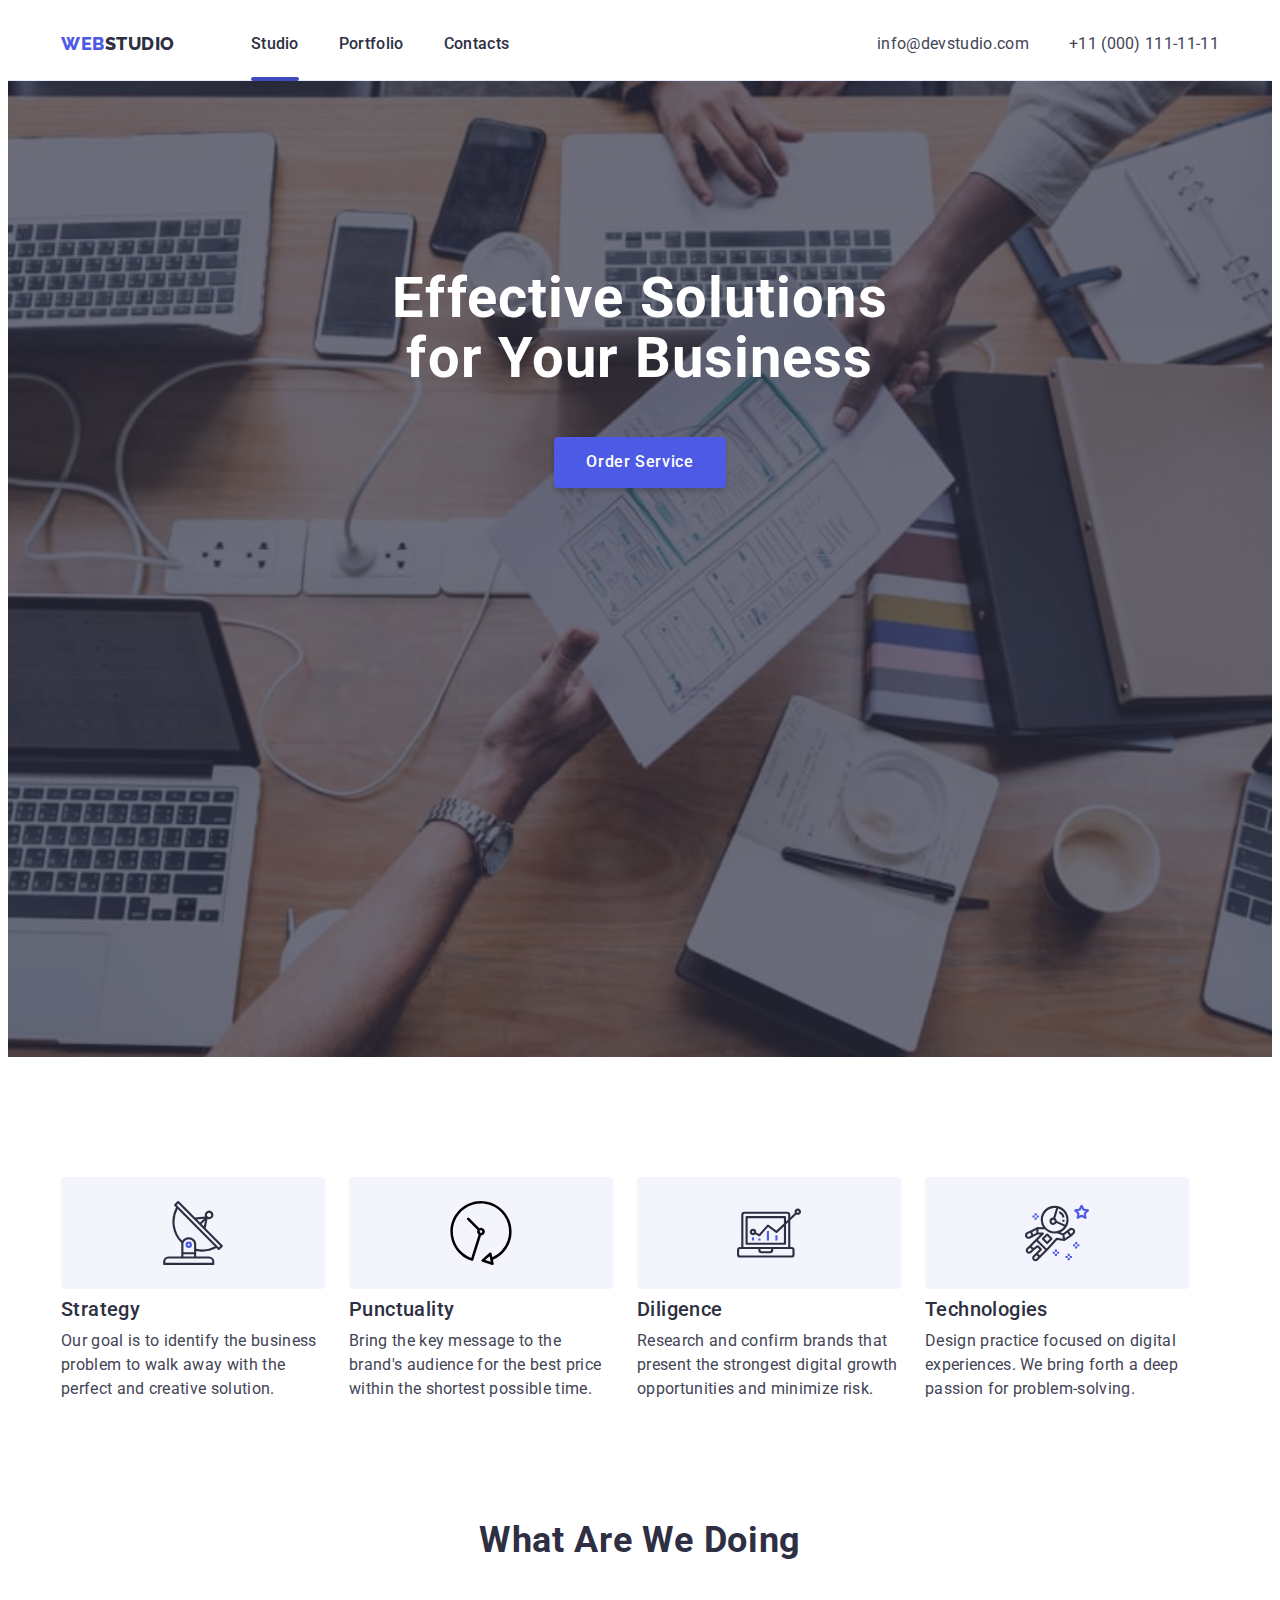
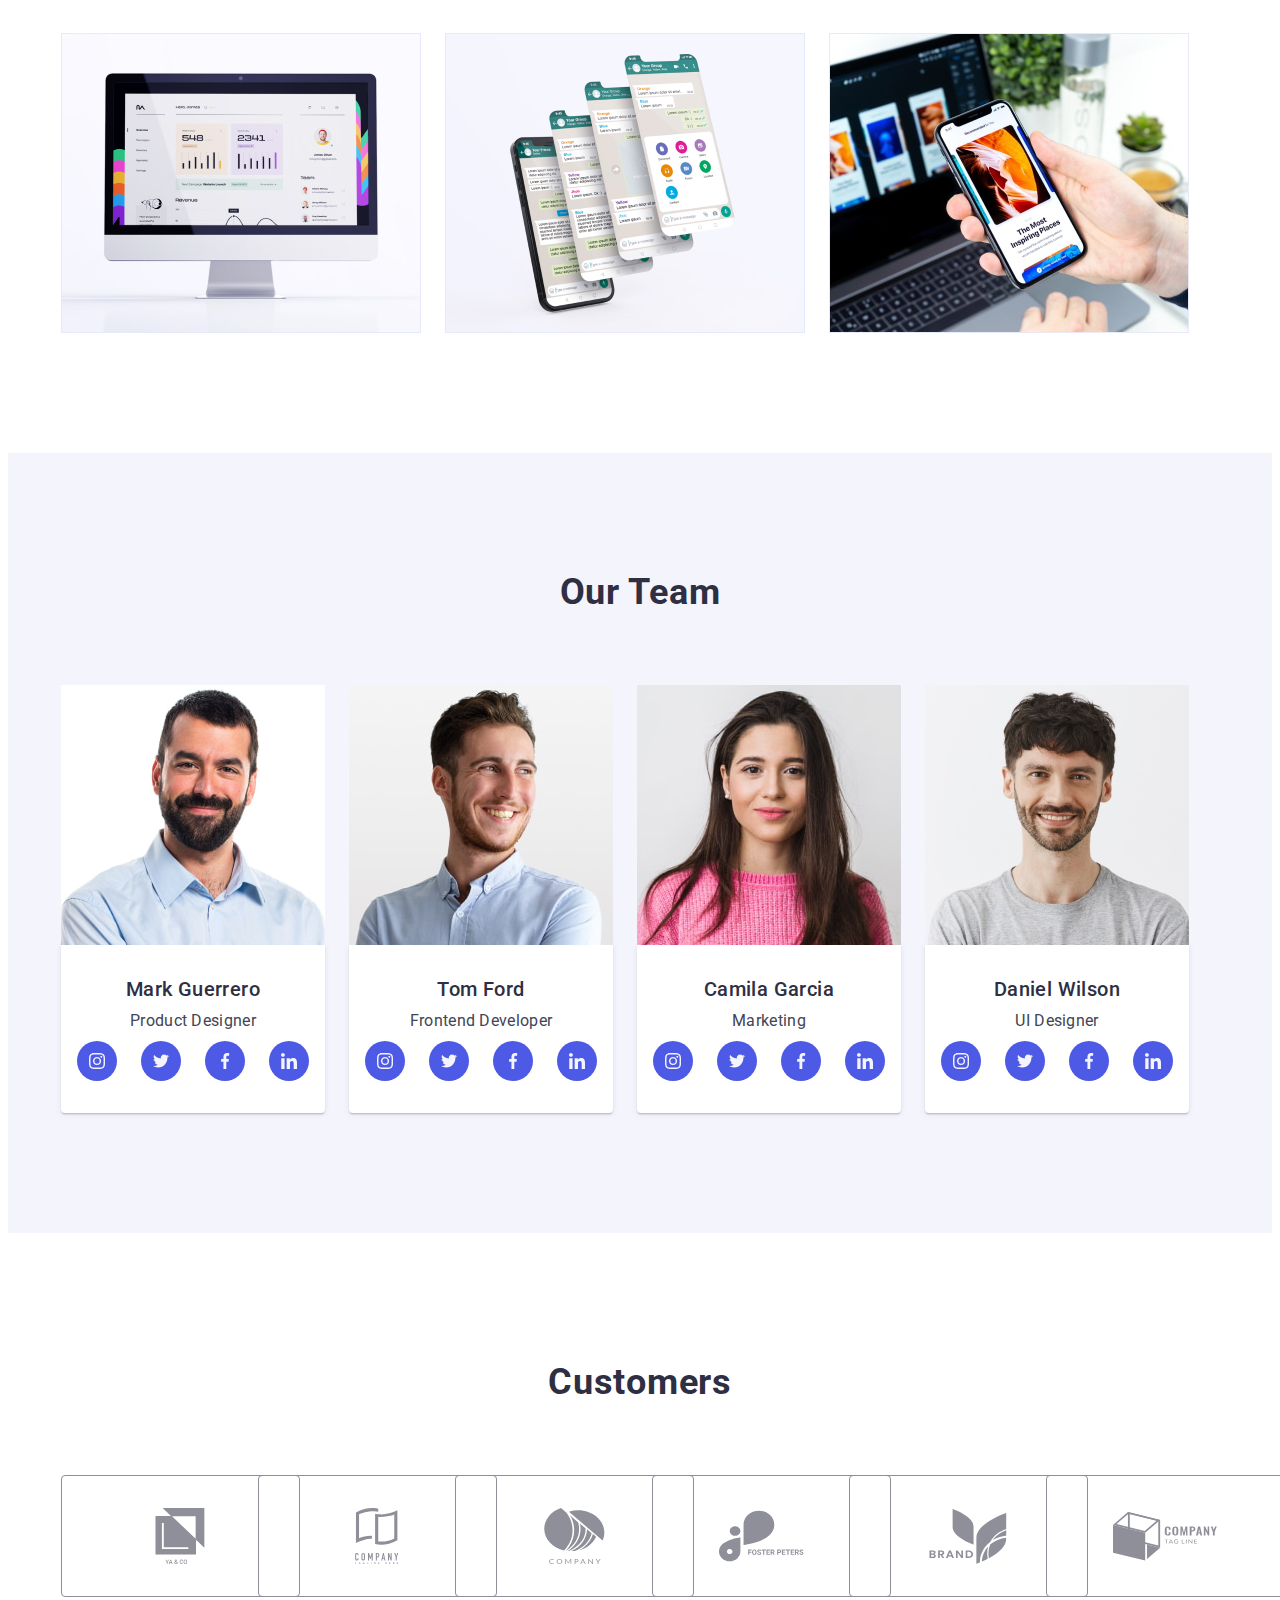
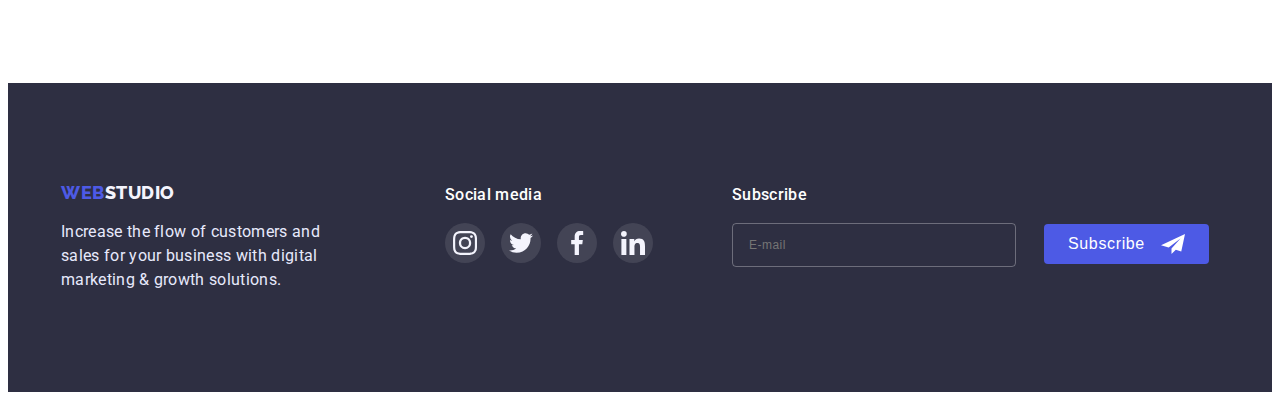
<file: index.html>
<!DOCTYPE html>
<html lang="en">
  <head>
    <meta charset="UTF-8" />
    <meta http-equiv="X-UA-Compatible" content="IE=edge" />
    <meta name="viewport" content="width=device-width, initial-scale=1.0" />
    <title>Document</title>
    <link rel="preconnect" href="https://fonts.googleapis.com" />
    <link rel="preconnect" href="https://fonts.gstatic.com" crossorigin />
    <link
      href="https://fonts.googleapis.com/css2?family=Raleway:wght@800&family=Roboto:wght@400;500;700&display=swap"
      rel="stylesheet"
    />
    <link
      rel="stylesheet"
      href="https://cdnjs.cloudflare.com/ajax/libs/modern-normalize/1.1.0/modern-normalize.min.css"
      integrity="sha512-wpPYUAdjBVSE4KJnH1VR1HeZfpl1ub8YT/NKx4PuQ5NmX2tKuGu6U/JRp5y+Y8XG2tV+wKQpNHVUX03MfMFn9Q=="
      crossorigin="anonymous"
      referrerpolicy="no-referrer"
    />
    <link rel="stylesheet" href="./css/styles.css" />
  </head>
  <body class="site-body">
    <!-- Шапка сайту -->
    <header class="header">
      <div class="container">
        <nav class="header-navigation">
          <a href="./index.html" class="logo link">WEB<span class="logo-studio">STUDIO</span> </a>
          <ul class="header-list list">
            <li class="header-item">
              <a class="header-link link current" href="./index.html">Studio</a>
            </li>
            <li class="header-item">
              <a class="header-link link" href="./portfolio.html">Portfolio</a>
            </li>
            <li class="header-item">
              <a class="header-link link" href="">Contacts</a>
            </li>
          </ul>
        </nav>
        <ul class="contacts-list list">
          <li class="contacts-item">
            <a class="contacts-link link" href="mailto:info@devstudio.com">info@devstudio.com</a>
          </li>
          <li class="contacts-item">
            <a class="contacts-link link" href="tel:+110001111111">+11 (000) 111-11-11</a>
          </li>
        </ul>
      </div>
    </header>

    <main>
      <!-- Hero -->
      <section class="hero">
        <div class="container">
          <h1 class="hero-title">Effective Solutions for Your Business</h1>
          <button type="button" class="hero-btn" data-modal-open>Order Service</button>
        </div>
      </section>
      <!-- Цінності компанії -->
      <section class="values">
        <div class="container">
          <h2 class="visually-hidden">Company values</h2>
          <ul class="values-list list">
            <li class="values-item">
              <div class="values-icon-box">
                <svg class="values-icon" width="64" height="64">
                  <use href="./images/icons.svg#icon-antenna"></use>
                </svg>
              </div>
              <h3 class="values-title">Strategy</h3>
              <p class="values-item-text">
                Our goal is to identify the business problem to walk away with the perfect and
                creative solution.
              </p>
            </li>
            <li class="values-item">
              <div class="values-icon-box">
                <svg class="values-icon" width="64" height="64">
                  <use href="./images/icons.svg#icon-vector"></use>
                </svg>
              </div>
              <h3 class="values-title">Punctuality</h3>
              <p class="values-item-text">
                Bring the key message to the brand's audience for the best price within the shortest
                possible time.
              </p>
            </li>
            <li class="values-item">
              <div class="values-icon-box">
                <svg class="values-icon" width="64" height="64">
                  <use href="./images/icons.svg#icon-diagram"></use>
                </svg>
              </div>
              <h3 class="values-title">Diligence</h3>
              <p class="values-item-text">
                Research and confirm brands that present the strongest digital growth opportunities
                and minimize risk.
              </p>
            </li>
            <li class="values-item">
              <div class="values-icon-box">
                <svg class="values-icon" width="64" height="64">
                  <use href="./images/icons.svg#icon-astronaut"></use>
                </svg>
              </div>
              <h3 class="values-title">Technologies</h3>
              <p class="values-item-text">
                Design practice focused on digital experiences. We bring forth a deep passion for
                problem-solving.
              </p>
            </li>
          </ul>
        </div>
      </section>
      <!-- Що ми робимо -->
      <section class="actions">
        <div class="container">
          <h2 class="actions-title">What Are We Doing</h2>
          <ul class="actions-list list">
            <li class="actions-item">
              <img src="./images/computer.jpg" alt="computer" width="360" />
            </li>
            <li class="actions-item">
              <img src="./images/screenshots.jpg" alt="screenshots" width="360" />
            </li>
            <li class="actions-item">
              <img src="./images/smartphone.jpg" alt="smartphone" width="360" />
            </li>
          </ul>
        </div>
      </section>
      <!-- Команда -->
      <section class="team">
        <div class="container">
          <h2 class="team-title">Our Team</h2>
          <ul class="team-list list">
            <li class="team-item">
              <img src="./images/mark.jpg" alt="Photo Mark" width="264" />
              <div class="team-item-box">
                <h3 class="team-item-title">Mark Guerrero</h3>
                <p class="team-item-text">Product Designer</p>
                <ul class="icon-list list">
                  <li class="icon-item">
                    <a href="" class="icon-link link">
                      <svg class="icon-team" width="16" height="16">
                        <use href="./images/icons.svg#icon-instagram"></use>
                      </svg>
                    </a>
                  </li>
                  <li class="icon-item">
                    <a href="" class="icon-link link">
                      <svg class="icon-team" width="16" height="16">
                        <use href="./images/icons.svg#icon-twitter"></use>
                      </svg>
                    </a>
                  </li>
                  <li class="icon-item">
                    <a href="" class="icon-link link">
                      <svg class="icon-team" width="16" height="16">
                        <use href="./images/icons.svg#icon-facebook"></use>
                      </svg>
                    </a>
                  </li>
                  <li class="icon-item">
                    <a href="" class="icon-link link">
                      <svg class="icon-team" width="16" height="16">
                        <use href="./images/icons.svg#icon-linkedin"></use>
                      </svg>
                    </a>
                  </li>
                </ul>
              </div>
            </li>
            <li class="team-item">
              <img src="./images/tom.jpg" alt="Photo Tom" width="264" />
              <div class="team-item-box">
                <h3 class="team-item-title">Tom Ford</h3>
                <p class="team-item-text">Frontend Developer</p>
                <ul class="icon-list list">
                  <li class="icon-item">
                    <a href="" class="icon-link link">
                      <svg class="icon-team" width="16" height="16">
                        <use href="./images/icons.svg#icon-instagram"></use>
                      </svg>
                    </a>
                  </li>
                  <li class="icon-item">
                    <a href="" class="icon-link link">
                      <svg class="icon-team" width="16" height="16">
                        <use href="./images/icons.svg#icon-twitter"></use>
                      </svg>
                    </a>
                  </li>
                  <li class="icon-item">
                    <a href="" class="icon-link link">
                      <svg class="icon-team" width="16" height="16">
                        <use href="./images/icons.svg#icon-facebook"></use>
                      </svg>
                    </a>
                  </li>
                  <li class="icon-item">
                    <a href="" class="icon-link link">
                      <svg class="icon-team" width="16" height="16">
                        <use href="./images/icons.svg#icon-linkedin"></use>
                      </svg>
                    </a>
                  </li>
                </ul>
              </div>
            </li>
            <li class="team-item">
              <img src="./images/camila.jpg" alt="Photo Camila" width="264" />
              <div class="team-item-box">
                <h3 class="team-item-title">Camila Garcia</h3>
                <p class="team-item-text">Marketing</p>
                <ul class="icon-list list">
                  <li class="icon-item">
                    <a href="" class="icon-link link">
                      <svg class="icon-team" width="16" height="16">
                        <use href="./images/icons.svg#icon-instagram"></use>
                      </svg>
                    </a>
                  </li>
                  <li class="icon-item">
                    <a href="" class="icon-link link">
                      <svg class="icon-team" width="16" height="16">
                        <use href="./images/icons.svg#icon-twitter"></use>
                      </svg>
                    </a>
                  </li>
                  <li class="icon-item">
                    <a href="" class="icon-link link">
                      <svg class="icon-team" width="16" height="16">
                        <use href="./images/icons.svg#icon-facebook"></use>
                      </svg>
                    </a>
                  </li>
                  <li class="icon-item">
                    <a href="" class="icon-link link">
                      <svg class="icon-team" width="16" height="16">
                        <use href="./images/icons.svg#icon-linkedin"></use>
                      </svg>
                    </a>
                  </li>
                </ul>
              </div>
            </li>
            <li class="team-item">
              <img src="./images/daniel.jpg" alt="Photo Daniel" width="264" />
              <div class="team-item-box">
                <h3 class="team-item-title">Daniel Wilson</h3>
                <p class="team-item-text">UI Designer</p>
                <ul class="icon-list list">
                  <li class="icon-item">
                    <a href="" class="icon-link link">
                      <svg class="icon-team" width="16" height="16">
                        <use href="./images/icons.svg#icon-instagram"></use>
                      </svg>
                    </a>
                  </li>
                  <li class="icon-item">
                    <a href="" class="icon-link link">
                      <svg class="icon-team" width="16" height="16">
                        <use href="./images/icons.svg#icon-twitter"></use>
                      </svg>
                    </a>
                  </li>
                  <li class="icon-item">
                    <a href="" class="icon-link link">
                      <svg class="icon-team" width="16" height="16">
                        <use href="./images/icons.svg#icon-facebook"></use>
                      </svg>
                    </a>
                  </li>
                  <li class="icon-item">
                    <a href="" class="icon-link link">
                      <svg class="icon-team" width="16" height="16">
                        <use href="./images/icons.svg#icon-linkedin"></use>
                      </svg>
                    </a>
                  </li>
                </ul>
              </div>
            </li>
          </ul>
        </div>
      </section>
      <!-- Клієнти -->
      <section class="customers">
        <div class="container">
          <h2 class="customers-title">Customers</h2>
          <ul class="customers-list list">
            <li class="customers-item">
              <a href="" class="customers-link link">
                <svg class="customers-icon" width="104" height="56">
                  <use href="./images/icons.svg#icon-customers1"></use>
                </svg>
              </a>
            </li>
            <li class="customers-item">
              <a href="" class="customers-link link">
                <svg class="customers-icon" width="104" height="56">
                  <use href="./images/icons.svg#icon-customers2"></use>
                </svg>
              </a>
            </li>
            <li class="customers-item">
              <a href="" class="customers-link link">
                <svg class="customers-icon" width="104" height="56">
                  <use href="./images/icons.svg#icon-customers3"></use>
                </svg>
              </a>
            </li>
            <li class="customers-item">
              <a href="" class="customers-link link">
                <svg class="customers-icon" width="104" height="56">
                  <use href="./images/icons.svg#icon-customers4"></use>
                </svg>
              </a>
            </li>
            <li class="customers-item">
              <a href="" class="customers-link link">
                <svg class="customers-icon" width="104" height="56">
                  <use href="./images/icons.svg#icon-customers5"></use>
                </svg>
              </a>
            </li>
            <li class="customers-item">
              <a href="" class="customers-link link">
                <svg class="customers-icon" width="104" height="56">
                  <use href="./images/icons.svg#icon-customers6"></use>
                </svg>
              </a>
            </li>
          </ul>
        </div>
      </section>
    </main>

    <!-- Футер -->
    <footer class="footer">
      <div class="container">
        <div class="logo-box">
          <a href="./index.html" class="logo-footer link"
            >WEB<span class="logo-footer-studio">STUDIO</span>
          </a>
          <p class="footer-text">
            Increase the flow of customers and sales for your business with digital marketing &
            growth solutions.
          </p>
        </div>
        <div class="footer-box">
          <h2 class="footer-title">Social media</h2>
          <ul class="footer-list list">
            <li class="footer-item">
              <a href="" class="footer-link link">
                <svg class="icon-footer" width="24" height="24">
                  <use href="./images/icons.svg#icon-instagram"></use>
                </svg>
              </a>
            </li>
            <li class="footer-item">
              <a href="" class="footer-link link">
                <svg class="icon-footer" width="24" height="24">
                  <use href="./images/icons.svg#icon-twitter"></use>
                </svg>
              </a>
            </li>
            <li class="footer-item">
              <a href="" class="footer-link link">
                <svg class="icon-footer" width="24" height="24">
                  <use href="./images/icons.svg#icon-facebook"></use>
                </svg>
              </a>
            </li>
            <li class="footer-item">
              <a href="" class="footer-link link">
                <svg class="icon-footer" width="24" height="24">
                  <use href="./images/icons.svg#icon-linkedin"></use>
                </svg>
              </a>
            </li>
          </ul>
        </div>

        <div class="footer-modal">
          <h2 class="modal-title">Subscribe</h2>
          <form class="modal-form">
            <div class="input-footer">
              <label for="user-email" class="input-text visually-hidden">Enter email</label>
              <input
                type="email"
                class="input-modal"
                name="user-email"
                placeholder="E-mail"
                id="user-email"
              />
              <button type="submit" class="modal-button">
                Subscribe
                <svg class="icon-submit" width="24" height="24">
                  <use href="./images/icons.svg#icon-submit"></use>
                </svg>
              </button>
            </div>
          </form>
        </div>
      </div>
    </footer>
    <div class="backdrop is-hidden" data-modal>
      <div class="modal">
        <button type="button" class="modal-close" data-modal-close>
          <svg class="icon-close" width="8" height="8">
            <use href="./images/icons.svg#icon-close"></use>
          </svg>
        </button>
        <p class="modal-text">Leave your contacts and we will call you back</p>
        <form class="order-form">
          <div class="modal-field">
            <label for="user-name" class="input-text">Name</label>
            <div class="input-wrap">
              <input type="text" class="order-input" name="user-name" id="user-name" required />
              <svg class="icon-input" width="18" height="18">
                <use href="./images/icons.svg#icon-person"></use>
              </svg>
            </div>
          </div>
          <div class="modal-field">
            <label for="user-tel" class="input-text">Phone</label>
            <div class="input-wrap">
              <input type="tel" class="order-input" name="user-tel" id="user-tel" required />
              <svg class="icon-input" width="18" height="24">
                <use href="./images/icons.svg#icon-phone"></use>
              </svg>
            </div>
          </div>
          <div class="modal-field">
            <label for="user-email" class="input-text">Email</label>
            <div class="input-wrap">
              <input type="email" class="order-input" name="user-email" id="user-email" />
              <svg class="icon-input" width="18" height="24">
                <use href="./images/icons.svg#icon-email"></use>
              </svg>
            </div>
          </div>
          <div class="modal-field">
            <label for="user-coment" class="input-text">Comment</label>
            <textarea
              name="user-coment"
              id="user-coment"
              class="modal-comment"
              placeholder="Text input"
            ></textarea>
          </div>
          <div class="check-field">
            <input
              type="checkbox"
              id="policy"
              name="policy"
              value="true"
              class="input-check visually-hidden"
            />
            <label for="policy" class="text-check">
              I accept the terms and conditions of the&nbsp;
              <a class="text-link" href=""> Privacy Policy</a></label
            >
          </div>
          <button type="submit" class="modal-btn">Send</button>
        </form>
      </div>
    </div>
    <script src="./js/modal.js"></script>
  </body>
</html>
</file>
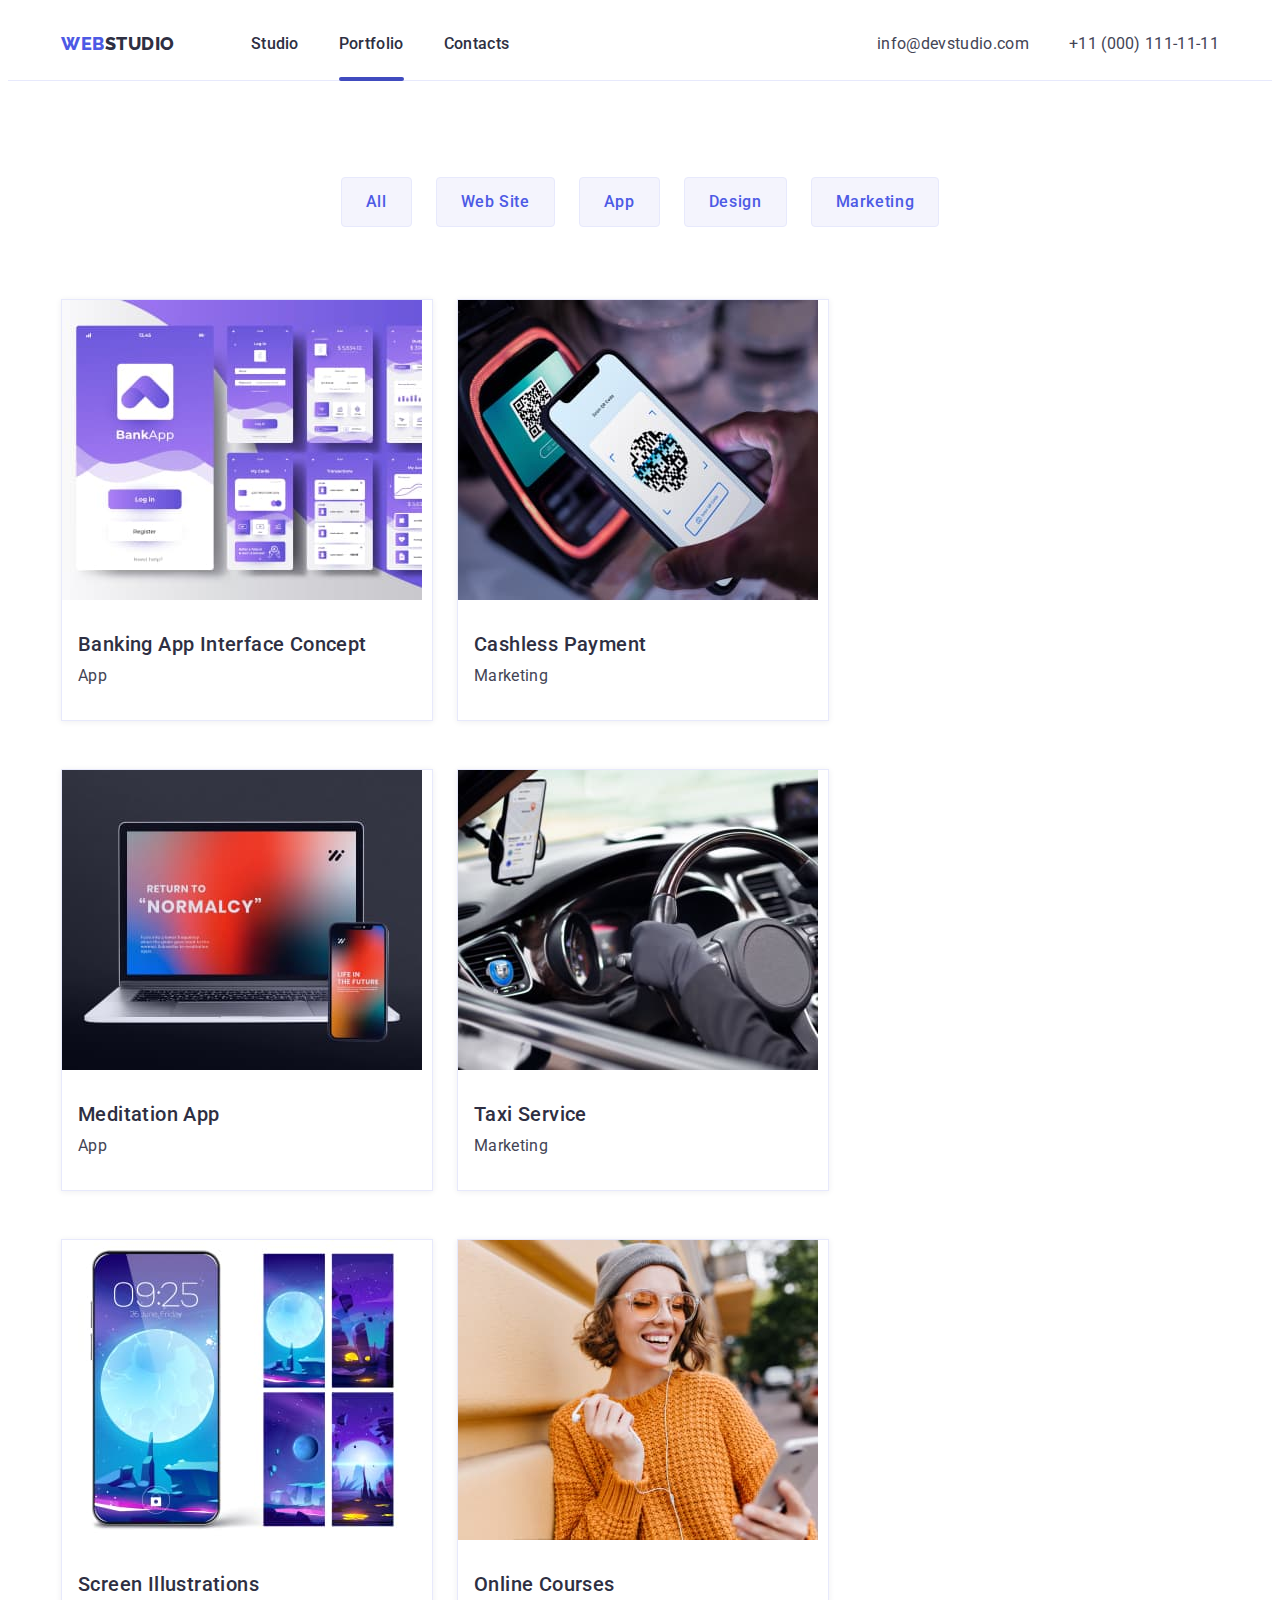
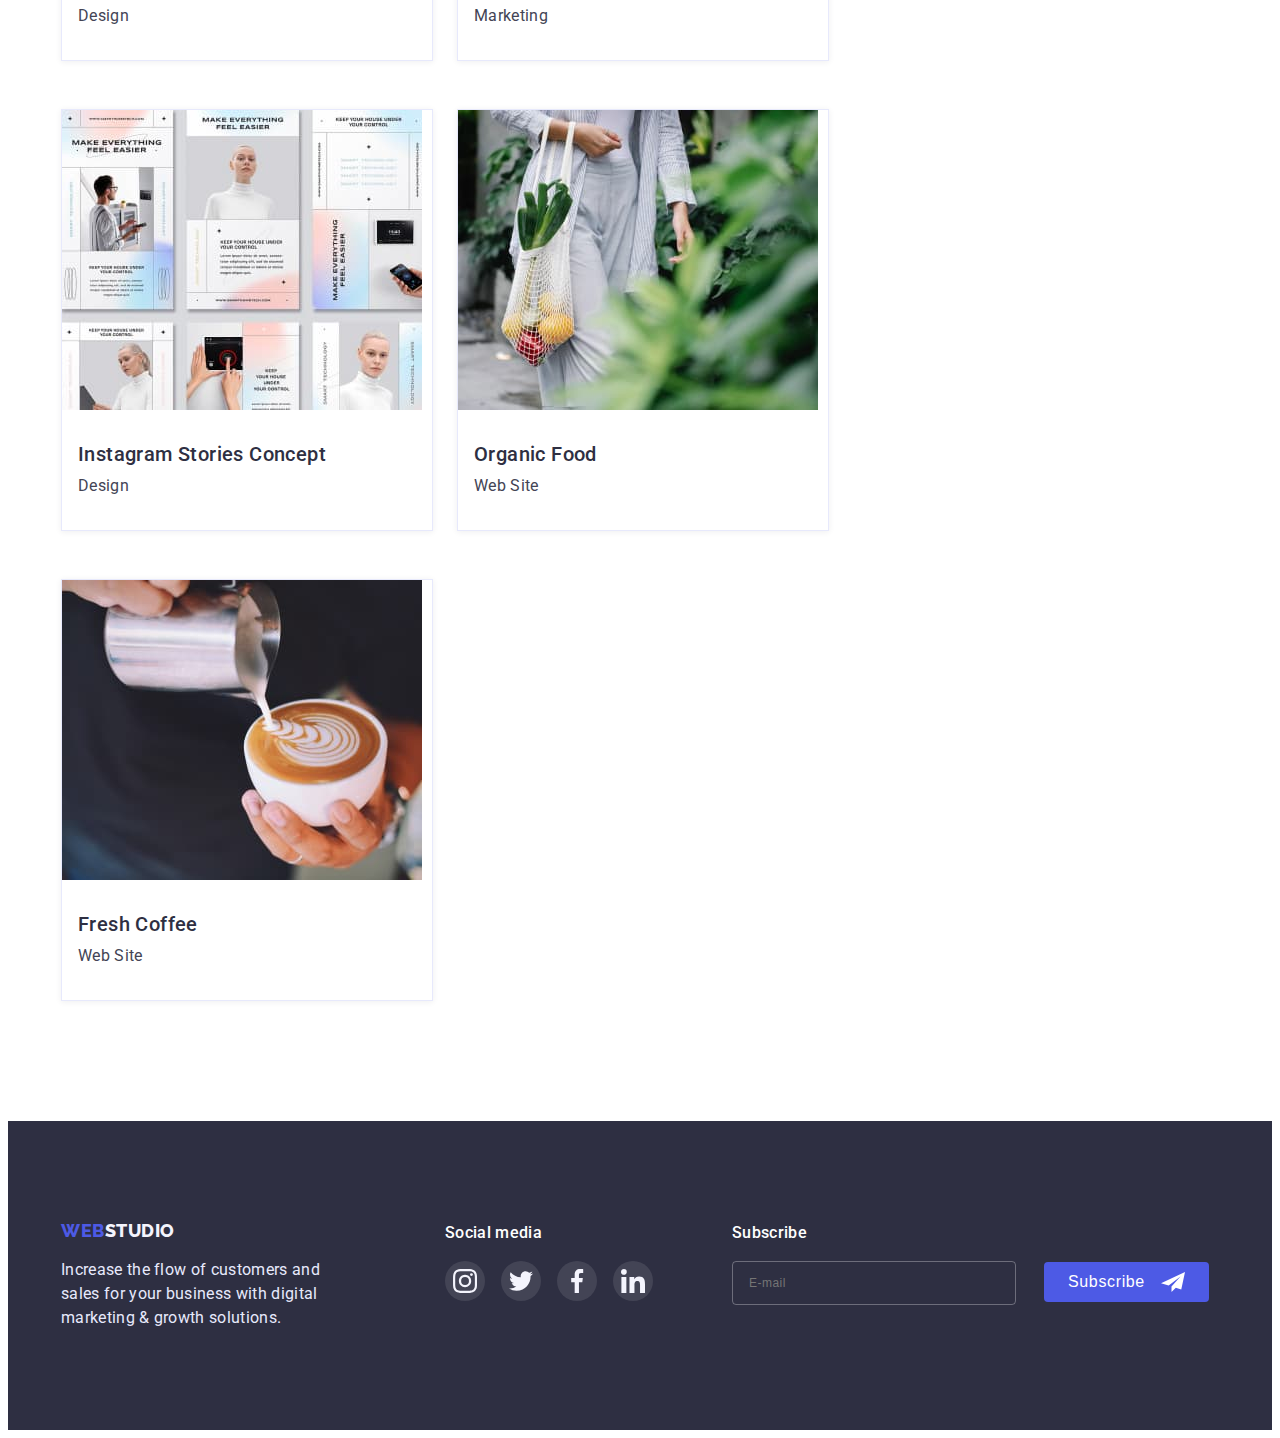
<file: portfolio.html>
<!DOCTYPE html>
<html lang="en">
  <head>
    <meta charset="UTF-8" />
    <meta http-equiv="X-UA-Compatible" content="IE=edge" />
    <meta name="viewport" content="width=device-width, initial-scale=1.0" />
    <title>Document</title>
    <link rel="preconnect" href="https://fonts.googleapis.com" />
    <link rel="preconnect" href="https://fonts.gstatic.com" crossorigin />
    <link
      href="https://fonts.googleapis.com/css2?family=Raleway:wght@800&family=Roboto:wght@400;500;700&display=swap"
      rel="stylesheet"
    />
    <link
      rel="stylesheet"
      href="https://cdnjs.cloudflare.com/ajax/libs/modern-normalize/1.1.0/modern-normalize.min.css"
      integrity="sha512-wpPYUAdjBVSE4KJnH1VR1HeZfpl1ub8YT/NKx4PuQ5NmX2tKuGu6U/JRp5y+Y8XG2tV+wKQpNHVUX03MfMFn9Q=="
      crossorigin="anonymous"
      referrerpolicy="no-referrer"
    />
    <link rel="stylesheet" href="./css/styles.css" />
  </head>
  <body class="site-body">
    <!-- Шапка сайту -->
    <header class="header">
      <div class="container">
        <nav class="header-navigation">
          <a href="./index.html" class="logo link">WEB<span class="logo-studio">STUDIO</span> </a>
          <ul class="header-list list">
            <li class="header-item">
              <a class="header-link link" href="./index.html">Studio</a>
            </li>
            <li class="header-item">
              <a class="header-link current link" href="./portfolio.html">Portfolio</a>
            </li>
            <li class="header-item">
              <a class="header-link link" href="">Contacts</a>
            </li>
          </ul>
        </nav>
        <ul class="contacts-list list">
          <li class="contacts-item">
            <a class="contacts-link link" href="mailto:info@devstudio.com">info@devstudio.com</a>
          </li>
          <li class="contacts-item">
            <a class="contacts-link link" href="tel:+110001111111">+11 (000) 111-11-11</a>
          </li>
        </ul>
      </div>
    </header>

    <!--PORTFOLIO-->
    <main>
      <section class="portfolio">
        <div class="container">
          <h1 class="visually-hidden">Portfolio</h1>

          <ul class="portfolio-list list">
            <li class="portfolio-item">
              <button class="portfolio-item-btn" type="button">All</button>
            </li>
            <li class="portfolio-item">
              <button class="portfolio-item-btn" type="button">Web Site</button>
            </li>
            <li class="portfolio-item">
              <button class="portfolio-item-btn" type="button">App</button>
            </li>
            <li class="portfolio-item">
              <button class="portfolio-item-btn" type="button">Design</button>
            </li>
            <li class="portfolio-item">
              <button class="portfolio-item-btn" type="button">Marketing</button>
            </li>
          </ul>

          <ul class="gallery list">
            <li class="gallery-item">
              <div class="gallery-top-wrap">
                <img src="./images/banking.jpg" alt="banking" width="360" height="300" />
                <p class="gallery-top-text">
                  14 Stylish and User-Friendly App Design Concepts · Task Manager App · Calorie
                  Tracker App · Exotic Fruit Ecommerce App · Cloud Storage App
                </p>
              </div>
              <div class="gallery-item-box">
                <h2 class="gallery-item-title">Banking App Interface Concept</h2>
                <p class="gallery-item-text">App</p>
              </div>
            </li>
            <li class="gallery-item">
              <div class="gallery-top-wrap">
                <img src="./images/cashless.jpg" alt="cashless" width="360" height="300" />
                <p class="gallery-top-text">
                  14 Stylish and User-Friendly App Design Concepts · Task Manager App · Calorie
                  Tracker App · Exotic Fruit Ecommerce App · Cloud Storage App
                </p>
              </div>
              <div class="gallery-item-box">
                <h2 class="gallery-item-title">Cashless Payment</h2>
                <p class="gallery-item-text">Marketing</p>
              </div>
            </li>
            <li class="gallery-item">
              <div class="gallery-top-wrap">
                <img src="./images/meditation.jpg" alt="meditation" width="360" height="300" />
                <p class="gallery-top-text">
                  14 Stylish and User-Friendly App Design Concepts · Task Manager App · Calorie
                  Tracker App · Exotic Fruit Ecommerce App · Cloud Storage App
                </p>
              </div>
              <div class="gallery-item-box">
                <h2 class="gallery-item-title">Meditation App</h2>
                <p class="gallery-item-text">App</p>
              </div>
            </li>
            <li class="gallery-item">
              <div class="gallery-top-wrap">
                <img src="./images/taxi.jpg" alt="taxi" width="360" height="300" />
                <p class="gallery-top-text">
                  14 Stylish and User-Friendly App Design Concepts · Task Manager App · Calorie
                  Tracker App · Exotic Fruit Ecommerce App · Cloud Storage App
                </p>
              </div>
              <div class="gallery-item-box">
                <h2 class="gallery-item-title">Taxi Service</h2>
                <p class="gallery-item-text">Marketing</p>
              </div>
            </li>
            <li class="gallery-item">
              <div class="gallery-top-wrap">
                <img src="./images/screen.jpg" alt="screen" width="360" height="300" />
                <p class="gallery-top-text">
                  14 Stylish and User-Friendly App Design Concepts · Task Manager App · Calorie
                  Tracker App · Exotic Fruit Ecommerce App · Cloud Storage App
                </p>
              </div>
              <div class="gallery-item-box">
                <h2 class="gallery-item-title">Screen Illustrations</h2>
                <p class="gallery-item-text">Design</p>
              </div>
            </li>
            <li class="gallery-item">
              <div class="gallery-top-wrap">
                <img src="./images/online.jpg" alt="online" width="360" height="300" />
                <p class="gallery-top-text">
                  14 Stylish and User-Friendly App Design Concepts · Task Manager App · Calorie
                  Tracker App · Exotic Fruit Ecommerce App · Cloud Storage App
                </p>
              </div>
              <div class="gallery-item-box">
                <h2 class="gallery-item-title">Online Courses</h2>
                <p class="gallery-item-text">Marketing</p>
              </div>
            </li>
            <li class="gallery-item">
              <div class="gallery-top-wrap">
                <img src="./images/instagram.jpg" alt="instagram" width="360" height="300" />
                <p class="gallery-top-text">
                  14 Stylish and User-Friendly App Design Concepts · Task Manager App · Calorie
                  Tracker App · Exotic Fruit Ecommerce App · Cloud Storage App
                </p>
              </div>
              <div class="gallery-item-box">
                <h2 class="gallery-item-title">Instagram Stories Concept</h2>
                <p class="gallery-item-text">Design</p>
              </div>
            </li>
            <li class="gallery-item">
              <div class="gallery-top-wrap">
                <img src="./images/organic.jpg" alt="organic" width="360" height="300" />
                <p class="gallery-top-text">
                  14 Stylish and User-Friendly App Design Concepts · Task Manager App · Calorie
                  Tracker App · Exotic Fruit Ecommerce App · Cloud Storage App
                </p>
              </div>
              <div class="gallery-item-box">
                <h2 class="gallery-item-title">Organic Food</h2>
                <p class="gallery-item-text">Web Site</p>
              </div>
            </li>
            <li class="gallery-item">
              <div class="gallery-top-wrap">
                <img src="./images/fresh.jpg" alt="fresh" width="360" height="300" />
                <p class="gallery-top-text">
                  14 Stylish and User-Friendly App Design Concepts · Task Manager App · Calorie
                  Tracker App · Exotic Fruit Ecommerce App · Cloud Storage App
                </p>
              </div>
              <div class="gallery-item-box">
                <h2 class="gallery-item-title">Fresh Coffee</h2>
                <p class="gallery-item-text">Web Site</p>
              </div>
            </li>
          </ul>
        </div>
      </section>
    </main>

    <!-- Футер -->
    <footer class="footer">
      <div class="container">
        <div class="logo-box">
          <a href="./index.html" class="logo-footer link"
            >WEB<span class="logo-footer-studio">STUDIO</span>
          </a>
          <p class="footer-text">
            Increase the flow of customers and sales for your business with digital marketing &
            growth solutions.
          </p>
        </div>
        <div class="footer-box">
          <h2 class="footer-title">Social media</h2>
          <ul class="footer-list list">
            <li class="footer-item">
              <a href="" class="footer-link link">
                <svg class="icon-footer" width="24" height="24">
                  <use href="./images/icons.svg#icon-instagram"></use>
                </svg>
              </a>
            </li>
            <li class="footer-item">
              <a href="" class="footer-link link">
                <svg class="icon-footer" width="24" height="24">
                  <use href="./images/icons.svg#icon-twitter"></use>
                </svg>
              </a>
            </li>
            <li class="footer-item">
              <a href="" class="footer-link link">
                <svg class="icon-footer" width="24" height="24">
                  <use href="./images/icons.svg#icon-facebook"></use>
                </svg>
              </a>
            </li>
            <li class="footer-item">
              <a href="" class="footer-link link">
                <svg class="icon-footer" width="24" height="24">
                  <use href="./images/icons.svg#icon-linkedin"></use>
                </svg>
              </a>
            </li>
          </ul>
        </div>

        <div class="footer-modal">
          <h2 class="modal-title">Subscribe</h2>
          <form class="modal-form">
            <div class="input-footer">
              <label for="user-email" class="input-text visually-hidden">Enter email</label>
              <input
                type="email"
                class="input-modal"
                name="user-email"
                placeholder="E-mail"
                id="user-email"
              />
              <button type="submit" class="modal-button">
                Subscribe
                <svg class="icon-submit" width="24" height="24">
                  <use href="./images/icons.svg#icon-submit"></use>
                </svg>
              </button>
            </div>
          </form>
        </div>
      </div>
    </footer>
  </body>
</html>
</file>
<file: css/styles.css>
:root {
  --background-color: #ffffff;
  --logo-color: #4d5ae5;
  --title-color: #2e2f42;
  --text-color: #434455;
  --light-color: #f4f4fd;
  --pressed-state-color: #404bbf;
  --accent-color: #e7e9fc;
  --customers-color: #8e8f99;
  --footer-icon: rgba(255, 255, 255, 0.1);
  --footer-hover: #31d0aa;
  --portfolio-shadow: rgba(46, 47, 66, 0.08);
  --backdrop-color: rgba(46, 47, 66, 0.4);
  --input-border: rgba(33, 33, 33, 0.2);
  --checkbox-color: #757575;
}
/*---------------Скидання стилів---------------*/
p,
h1,
h2,
h3,
h4,
h5,
h6 {
  margin: 0;
}
ul {
  margin: 0;
  padding-left: 0;
}
img {
  display: block;
  max-width: 100%;
  height: auto;
}

/*---------------BODY---------------*/
body {
  font-family: 'Roboto', sans-serif;
  color: var(--title-color);
  background-color: var(--background-color);
  font-weight: 400;
}
.list {
  list-style: none;
}

.link {
  text-decoration: none;
}
.visually-hidden {
  position: absolute;
  width: 1px;
  height: 1px;
  margin: -1px;
  border: 0;
  padding: 0;

  white-space: nowrap;
  clip-path: inset(100%);
  clip: rect(0 0 0 0);
  overflow: hidden;
}

.container {
  width: 1158px;
  padding-left: 15px;
  padding-right: 15px;
  margin: 0 auto;
}

/*---------------HEADER---------------*/
.header {
  padding-top: 24px;
  padding-bottom: 24px;
  border-bottom: 1px solid var(--accent-color);
}
.header > .container {
  display: flex;
  align-items: center;
}
.header-navigation {
  display: flex;
  align-items: center;
  margin-right: auto;
}
.logo {
  font-family: 'Raleway', sans-serif;
  font-weight: 800;
  font-size: 18px;
  line-height: 1.33;
  align-items: center;
  letter-spacing: 0.03em;
  text-transform: uppercase;
  color: var(--logo-color);
  margin-right: 76px;
}
.logo-studio {
  font-family: 'Raleway', sans-serif;
  font-weight: 800;
  font-size: 18px;
  line-height: 1.33;
  align-items: center;
  letter-spacing: 0.03em;
  text-transform: uppercase;
  color: var(--title-color);
}
.header-list {
  display: flex;
  gap: 40px;
}

.header-link {
  position: relative;
  font-weight: 500;
  font-size: 16px;
  line-height: 1.5;
  letter-spacing: 0.02em;
  color: var(--title-color);
  transition-property: color;
  transition-duration: 250ms;
  transition-timing-function: cubic-bezier(0.4, 0, 0.2, 1);
}
.header-link.current::after {
  content: '';
  position: absolute;
  width: 100%;
  height: 4px;
  background-color: var(--pressed-state-color);
  left: 0;
  bottom: -28px;
  border-radius: 2px;
}
.header-link:hover,
.header-link:focus {
  color: var(--pressed-state-color);
}
.contacts-list {
  display: flex;
}
.contacts-item {
  margin-right: 40px;
}
.contacts-link {
  font-size: 16px;
  line-height: 1.5;
  letter-spacing: 0.02em;
  color: var(--text-color);
  transition-property: color;
  transition-duration: 250ms;
  transition-timing-function: cubic-bezier(0.4, 0, 0.2, 1);
}
.contacts-item:last-child {
  margin-right: 0;
}
.contacts-link:hover,
.contacts-link:focus {
  color: var(--pressed-state-color);
}
/*------------------HERO------------------*/
.hero {
  max-width: 1440px;
  height: 600px;
  background-color: var(--title-color);
  text-align: center;
  padding: 188px 0;
  margin: 0 auto;
  background-image: linear-gradient(rgba(46, 47, 66, 0.7), rgba(46, 47, 66, 0.7)),
    url('../images/people-office.jpg');
  background-repeat: no-repeat;
  background-size: cover;
  background-position: center;
}
.hero-title {
  width: 496px;
  font-weight: 700;
  font-size: 56px;
  line-height: 1.07;
  align-items: center;
  letter-spacing: 0.02em;
  color: var(--background-color);
  margin-right: auto;
  margin-left: auto;
}
.hero-btn {
  font-family: inherit;
  font-weight: 500;
  font-size: 16px;
  line-height: 1.18;
  align-items: center;
  letter-spacing: 0.04em;
  color: var(--background-color);
  background-color: var(--logo-color);
  border: none;
  cursor: pointer;
  box-shadow: 0px 4px 4px rgba(0, 0, 0, 0.15);
  border-radius: 4px;
  padding: 16px 32px;
  margin-top: 48px;
  transition-property: background-color;
  transition-duration: 250ms;
  transition-timing-function: cubic-bezier(0.4, 0, 0.2, 1);
}
.hero-btn:hover,
.hero-btn:focus {
  background-color: var(--pressed-state-color);
}
/*------------------Цінності компанії------------------*/
.values {
  padding-top: 120px;
  padding-bottom: 120px;
}

.values-list {
  display: flex;
  margin-right: 24px;
}
.values-item {
  margin-right: 24px;
  width: 264px;
}
.values-item:last-child {
  margin-right: 0;
}
.values-icon-box {
  display: flex;
  justify-content: center;
  width: 264px;
  height: 112px;
  border-radius: 4px;
  background-color: var(--light-color);
  align-items: center;
}

.values-title {
  font-weight: 500;
  font-size: 20px;
  line-height: 1.2;
  letter-spacing: 0.02em;
  color: var(--title-color);
  margin-bottom: 8px;
  margin-top: 8px;
}
.values-item-text {
  width: 264px;
  font-size: 16px;
  line-height: 1.5;
  letter-spacing: 0.02em;
  color: var(--text-color);
}

/*------------------Що ми робимо------------------*/
.actions {
  padding-bottom: 120px;
}
.actions-title {
  font-weight: 700;
  font-size: 36px;
  line-height: 1.11;
  text-align: center;
  letter-spacing: 0.02em;
  text-transform: capitalize;
  color: var(--title-color);
  margin-bottom: 72px;
}
.actions-list {
  display: flex;
  gap: 24px;
}
.actions-item {
  background-color: var(--accent-color);
}
/*------------------Команда------------------*/
.team {
  background-color: var(--light-color);
  padding-bottom: 120px;
  padding-top: 120px;
}
.team-title {
  font-weight: 700;
  font-size: 36px;
  line-height: 1.11;
  text-align: center;
  letter-spacing: 0.02em;
  text-transform: capitalize;
  color: var(--title-color);
  margin-bottom: 72px;
}
.team-list {
  display: flex;
  gap: 24px;
}
.team-item {
  background-color: var(--background-color);
}
.team-item-box {
  padding-top: 32px;
  padding-bottom: 32px;
  box-shadow: 0px 1px 6px rgba(46, 47, 66, 0.08), 0px 1px 1px rgba(46, 47, 66, 0.16),
    0px 2px 1px rgba(46, 47, 66, 0.08);
  border-radius: 0px 0px 4px 4px;
}
.team-item-title {
  font-weight: 500;
  font-size: 20px;
  line-height: 1.2;
  text-align: center;
  letter-spacing: 0.02em;
  color: var(--title-color);
  margin-bottom: 8px;
}
.team-item-text {
  font-size: 16px;
  line-height: 1.5;
  text-align: center;
  letter-spacing: 0.02em;
  color: var(--text-color);
  margin-bottom: 8px;
}
.icon-list {
  display: flex;
  justify-content: center;
  gap: 24px;
}

.icon-item {
  width: 40px;
  height: 40px;
}
.icon-link {
  width: 100%;
  height: 100%;
  background-color: var(--logo-color);
  border-radius: 50%;
  display: flex;
  align-items: center;
  justify-content: center;
  transition-property: background-color;
  transition-duration: 250ms;
  transition-timing-function: cubic-bezier(0.4, 0, 0.2, 1);
}
.icon-link:hover,
.icon-link:focus {
  background-color: var(--pressed-state-color);
}

/*------------------КЛІЄНТИ------------------*/
.customers {
  padding-top: 130px;
  padding-bottom: 120px;
}
.container {
}
.customers-title {
  font-weight: 700;
  font-size: 36px;
  line-height: 1.11;
  text-align: center;
  letter-spacing: 0.02em;
  text-transform: capitalize;
  color: var(--title-color);
  margin-bottom: 72px;
}
.customers-list {
  display: flex;
  gap: 24px;
}
.customers-item {
  width: calc((100% - 120px) / 6);
  height: 88px;
}
.customers-link {
  padding: 16px 32px;
  width: 100%;
  height: 100%;
  border: 1px solid var(--customers-color);
  border-radius: 4px;
  display: flex;
  align-items: center;
  justify-content: center;
  transition-property: border-color;
  transition-duration: 250ms;
  transition-timing-function: cubic-bezier(0.4, 0, 0.2, 1);
}
.customers-link:hover,
.customers-link:focus {
  border-color: var(--pressed-state-color);
}
.customers-link:hover .customers-icon,
.customers-link:focus .customers-icon {
  fill: var(--pressed-state-color);
}
.customers-icon {
  fill: var(--customers-color);
  transition-property: fill;
  transition-duration: 250ms;
  transition-timing-function: cubic-bezier(0.4, 0, 0.2, 1);
}
/*------------------FOOTER------------------*/
.footer {
  background-color: var(--title-color);
  padding-top: 100px;
  padding-bottom: 100px;
}
.logo-footer {
  font-family: 'Raleway', sans-serif;
  font-weight: 800;
  font-size: 18px;
  line-height: 1.16;
  align-items: center;
  letter-spacing: 0.03em;
  text-transform: uppercase;
  color: var(--logo-color);
}
.logo-footer-studio {
  font-family: 'Raleway', sans-serif;
  font-weight: 800;
  font-size: 18px;
  line-height: 1.16;
  align-items: center;
  letter-spacing: 0.03em;
  text-transform: uppercase;
  color: var(--light-color);
}
.footer-text {
  width: 264px;
  font-size: 16px;
  line-height: 1.5;
  letter-spacing: 0.02em;
  color: var(--accent-color);
  margin-top: 16px;
  margin-right: 120px;
}

.footer > .container {
  display: flex;
}
.footer-title {
  font-weight: 500;
  font-size: 16px;
  line-height: 1.5;
  letter-spacing: 0.02em;
  color: var(--background-color);
  margin-bottom: 16px;
}
.footer-list {
  display: flex;
  gap: 16px;
}
.footer-item {
  width: 40px;
  height: 40px;
}
.footer-link {
  width: 100%;
  height: 100%;
  background-color: var(--footer-icon);
  border-radius: 50%;
  display: flex;
  align-items: center;
  justify-content: center;
  transition-property: background-color;
  transition-duration: 250ms;
  transition-timing-function: cubic-bezier(0.4, 0, 0.2, 1);
}
.footer-link:hover,
.footer-link:focus {
  background-color: var(--footer-hover);
}

.icon-footer {
}
.footer-modal {
  margin-left: 79px;
}
.input-footer {
}
.modal-title {
  font-weight: 500;
  font-size: 16px;
  line-height: 1.5;
  letter-spacing: 0.02em;
  color: var(--background-color);
  margin-bottom: 16px;
}
.input-modal {
  width: 264px;
  height: 40px;
  padding-left: 16px;
  font-weight: 400;
  font-size: 12px;
  line-height: 2;
  align-items: center;
  letter-spacing: 0.04em;
  color: rgba(255, 255, 255, 0.6);
  background-color: transparent;
  border: 1px solid rgba(255, 255, 255, 0.3);
  border-radius: 4px;
  justify-content: space-between;
  outline: none;
  margin-right: 24px;
}
.modal-button {
  position: relative;
  width: 165px;
  height: 40px;
  border: 0;
  outline: none;
  border-radius: 4px;
  font-weight: 500;
  font-size: 16px;
  line-height: 1.5;
  letter-spacing: 0.04em;
  color: var(--background-color);
  padding: 8px 24px;
  background-color: var(--logo-color);
  text-align: left;
  cursor: pointer;
  transition-property: background-color;
  transition-duration: 250ms;
  transition-timing-function: cubic-bezier(0.4, 0, 0.2, 1);
}
.modal-button:hover,
.modal-button:focus {
  background-color: var(--pressed-state-color);
}
.icon-submit {
  position: absolute;
  margin-left: 16px;
}
/*------------------PORTFOLIO------------------*/
.portfolio {
  padding-top: 96px;
  padding-bottom: 120px;
}
.portfolio-list {
  display: flex;
  justify-content: center;
  margin-bottom: 72px;
}
.portfolio-item {
  margin-right: 24px;
}
.portfolio-item-btn {
  font-family: inherit;
  font-weight: 500;
  font-size: 16px;
  line-height: 1.5;
  align-items: center;
  text-align: center;
  letter-spacing: 0.04em;
  color: var(--logo-color);
  background-color: var(--light-color);
  border: 1px solid var(--accent-color);
  cursor: pointer;
  border-radius: 4px;
  padding: 12px 24px;
  transition-property: color, background-color, box-shadow, border-radius, border;
  transition-duration: 250ms;
  transition-timing-function: cubic-bezier(0.4, 0, 0.2, 1);
}
.portfolio-item:last-child {
  margin-right: 0;
}
.portfolio-item-btn:hover,
.portfolio-item-btn:focus {
  color: var(--background-color);
  background-color: var(--pressed-state-color);
  box-shadow: 0px 3px 1px rgba(0, 0, 0, 0.1), 0px 2px 1px rgba(0, 0, 0, 0.08),
    0px 2px 2px rgba(0, 0, 0, 0.12);
  border-radius: 4px;
  border: none;
}
.gallery {
  display: flex;
  flex-wrap: wrap;
  column-gap: 24px;
  row-gap: 48px;
}
.gallery-item {
  width: calc((100% - 48px) / 3);
  box-shadow: 0px 1px 6px var(--portfolio-shadow);
  border: 1px solid var(--accent-color);
  cursor: pointer;
  transition-property: box-shadow, border;
  transition-duration: 250ms;
  transition-timing-function: cubic-bezier(0.4, 0, 0.2, 1);
}
.gallery-item:hover,
.gallery-item:focus {
  border: 0.5px solid var(--light-color);
  box-shadow: 0px 1px 6px rgba(46, 47, 66, 0.08), 0px 1px 1px rgba(46, 47, 66, 0.16),
    0px 2px 1px rgba(46, 47, 66, 0.08);
}
.gallery-item:hover .gallery-top-text,
.gallery-item:focus .gallery-top-text {
  transform: translateY(0);
}
.gallery-top-wrap {
  position: relative;
  overflow: hidden;
}
.gallery-top-text {
  position: absolute;
  top: 0;
  left: 0;
  font-weight: 400;
  font-size: 16px;
  line-height: 1.5;
  letter-spacing: 0.02em;
  background-color: var(--logo-color);
  color: var(--light-color);
  padding-top: 40px;
  padding-right: 32px;
  padding-bottom: 164px;
  padding-left: 32px;
  height: 100%;
  transform: translateY(100%);
  transition: transform 250ms cubic-bezier(0.4, 0, 0.2, 1);
}

.gallery-item-box {
  padding-top: 32px;
  padding-bottom: 32px;
  padding-left: 16px;
  padding-right: 95px;
  border-top: transparent;
}
.gallery-item-title {
  width: 360px;
  font-weight: 500;
  font-size: 20px;
  line-height: 1.2;
  letter-spacing: 0.02em;
  color: var(--title-color);
  margin-bottom: 8px;
}
.gallery-item-text {
  font-size: 16px;
  line-height: 1.5;
  letter-spacing: 0.02em;
  color: var(--text-color);
}

.backdrop {
  position: fixed;
  top: 0;
  width: 100%;
  height: 100%;
  background-color: var(--backdrop-color);
  transition: opacity 250ms cubic-bezier(0.4, 0, 0.2, 1),
    visibility 250ms cubic-bezier(0.4, 0, 0.2, 1);
}
.modal {
  position: absolute;
  top: 50%;
  left: 50%;
  transform: translate(-50%, -50%) scaleY(1);
  width: 408px;
  height: 594px;
  background-color: #fcfcfc;
  border-radius: 4px;
  transition: transform 250ms cubic-bezier(0.4, 0, 0.2, 1);
  padding: 24px;
}
.backdrop.is-hidden .modal {
  transform: translate(-50%, -50%) scaleY(0);
}
.modal-close {
  width: 24px;
  height: 24px;
  background-color: var(--accent-color);
  border: 1px solid rgba(0, 0, 0, 0.1);
  border-radius: 50%;
  display: block;
  margin-left: auto;
  position: relative;
  transition-property: background-color;
  transition-duration: 250ms;
  transition-timing-function: cubic-bezier(0.4, 0, 0.2, 1);
}
.modal-close:hover,
.modal-close:focus {
  background-color: var(--pressed-state-color);
}
.icon-close {
  position: absolute;
  top: 50%;
  left: 50%;
  transform: translate(-50%, -50%);
}

.modal-close:hover .icon-close,
.modal-close:focus .icon-close {
  fill: var(--background-color);
}
.is-hidden {
  opacity: 0;
  visibility: hidden;
  pointer-events: none;
}
.modal-text {
  font-weight: 500;
  font-size: 16px;
  line-height: 1.5;
  text-align: center;
  letter-spacing: 0.02em;
  color: var(--title-color);
  margin-bottom: 16px;
  margin-top: 24px;
}
.order-form {
  width: 100%;
}
.modal-field {
  margin-bottom: 8px;
}
.input-wrap {
  position: relative;
}
.order-input {
  width: 100%;
  height: 40px;
  background-color: transparent;
  border: 1px solid var(--input-border);
  border-radius: 4px;
  padding-left: 38px;
  transition-property: border;
  transition-duration: 250ms;
  transition-timing-function: cubic-bezier(0.4, 0, 0.2, 1);
}
/* .order-input:hover, */
.order-input:focus {
  border: 1px solid var(--logo-color);
  outline: none;
}
/* .order-input:hover + .icon-input, */
.order-input:focus + .icon-input {
  fill: var(--logo-color);
}
.icon-input {
  position: absolute;
  left: 16px;
  top: 50%;
  transform: translateY(-50%);
  transition-property: fill;
  transition-duration: 250ms;
  transition-timing-function: cubic-bezier(0.4, 0, 0.2, 1);
}
.input-text {
  display: inline-block;
  font-size: 12px;
  line-height: 1.33;
  letter-spacing: 0.04em;
  color: var(--customers-color);
  margin-bottom: 4px;
}
.modal-comment {
  display: block;
  width: 100%;
  height: 120px;
  border: 1px solid var(--input-border);
  border-radius: 4px;
  background-color: transparent;
  padding-top: 8px;
  padding-left: 16px;
  resize: none;
}
.modal-comment:focus {
  border: 1px solid var(--logo-color);
  outline: none;
}
.modal-comment::placeholder {
  font-size: 12px;
  line-height: 1.33;
  letter-spacing: 0.04em;
  color: rgba(117, 117, 117, 0.5);
}

.text-check {
  font-size: 12px;
  line-height: 1.33;
  letter-spacing: 0.04em;
  color: var(--checkbox-color);
  display: flex;
  align-items: center;
  justify-content: center;
}
.check-field {
  margin-top: 16px;
}
.text-check::before {
  content: '';
  width: 16px;
  height: 16px;
  border: 1.25px solid var(--title-color);
  border-radius: 2px;
  display: block;
  margin-right: 8px;
  justify-content: center;
  align-items: center;
  fill: transparent;
}
.check-field {
  width: 100%;
  display: flex;
}
.input-check:checked + .text-check::before {
  background-color: var(--pressed-state-color);
  border: none;
  background-image: url(../images/vector-check.svg);
  background-repeat: no-repeat;
  background-position: center;
  transition-property: background-color;
  transition-duration: 250ms;
  transition-timing-function: cubic-bezier(0.4, 0, 0.2, 1);
}
.text-link {
  font-size: 12px;
  line-height: 1.33;
  letter-spacing: 0.04em;
  text-decoration-line: underline;
  color: var(--logo-color);
}
.modal-btn {
  font-family: inherit;
  min-width: 169px;
  padding-top: 16px;
  padding-right: 32px;
  padding-bottom: 16px;
  padding-left: 32px;
  box-shadow: 0px 4px 4px rgba(0, 0, 0, 0.15);
  border-radius: 4px;
  border: none;

  font-weight: 500;
  font-size: 16px;
  line-height: 1.5;
  letter-spacing: 0.04em;
  background-color: var(--logo-color);
  color: var(--background-color);
  cursor: pointer;

  margin-left: 95px;
  margin-right: 96px;
  margin-top: 12px;
  transition-property: background-color;
  transition-duration: 250ms;
  transition-timing-function: cubic-bezier(0.4, 0, 0.2, 1);
}
.modal-btn:hover,
.modal-btn:focus {
  background-color: var(--pressed-state-color);
}
</file>
